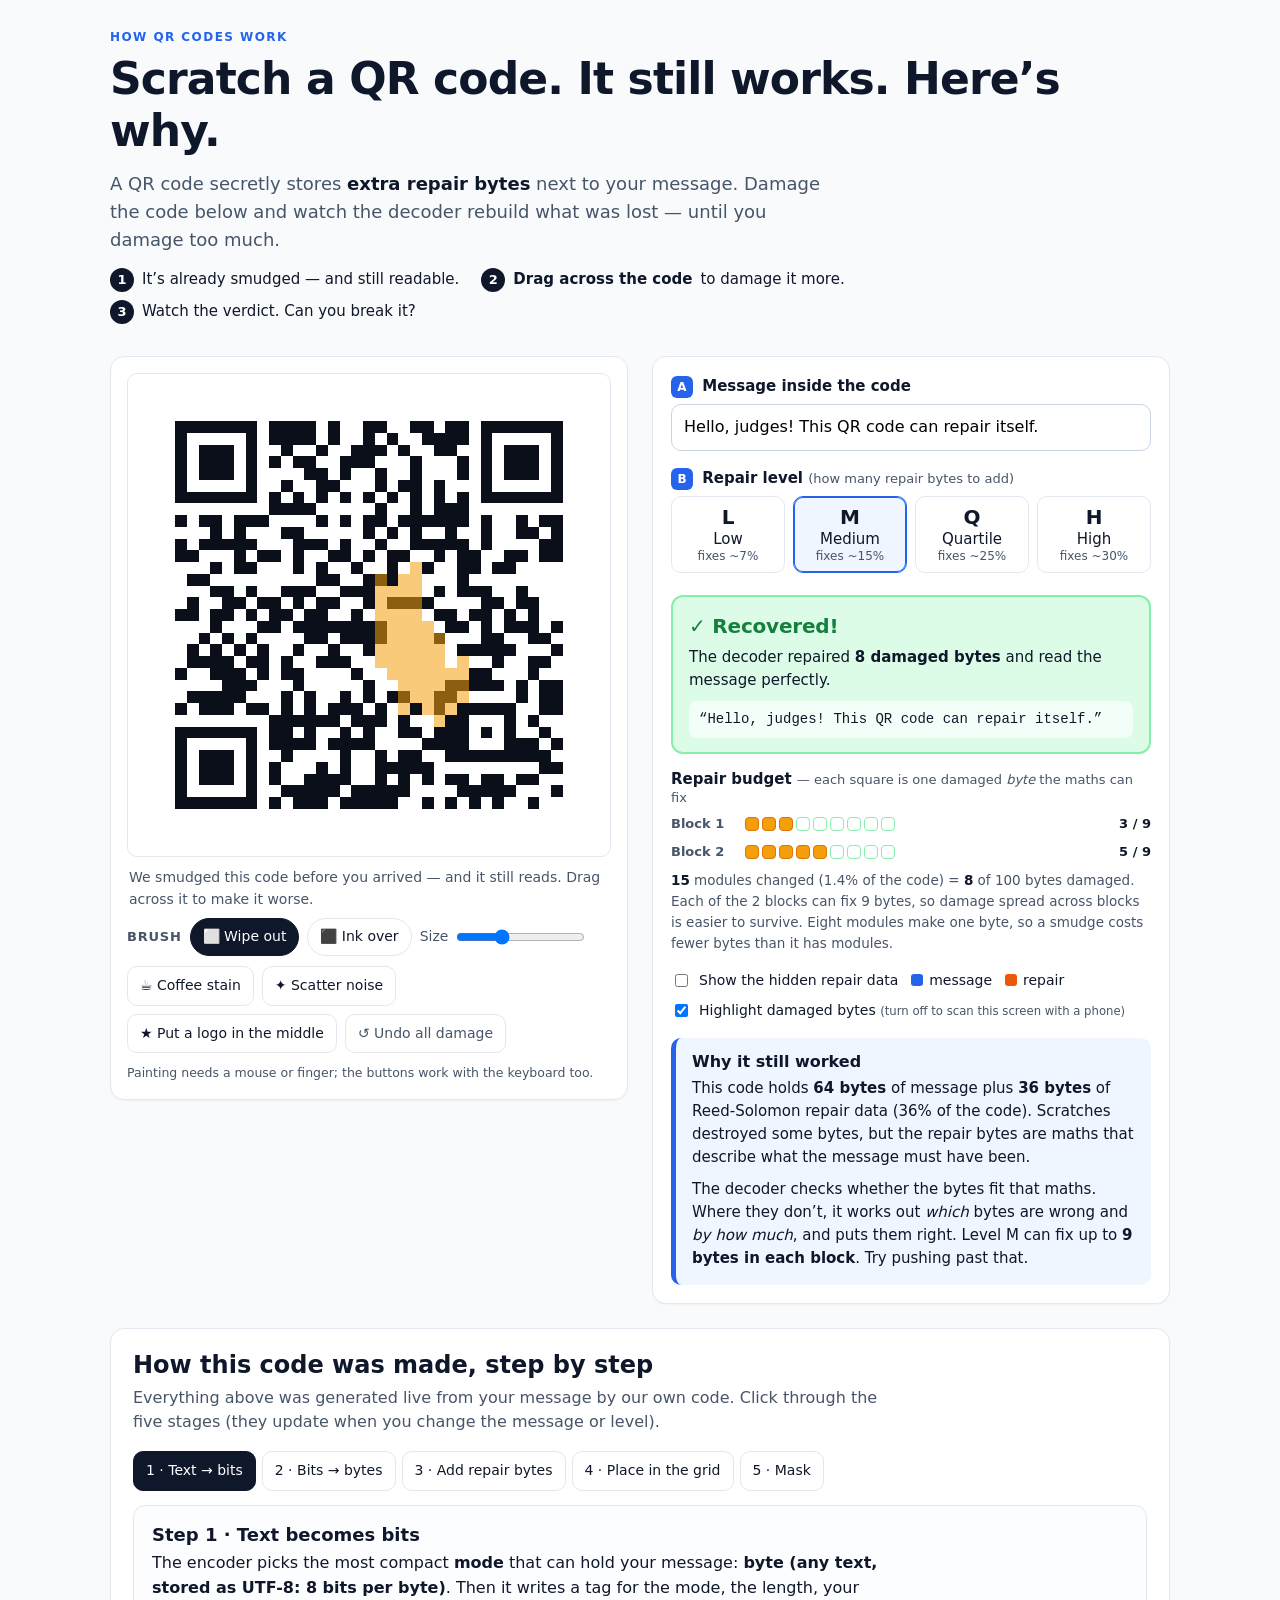
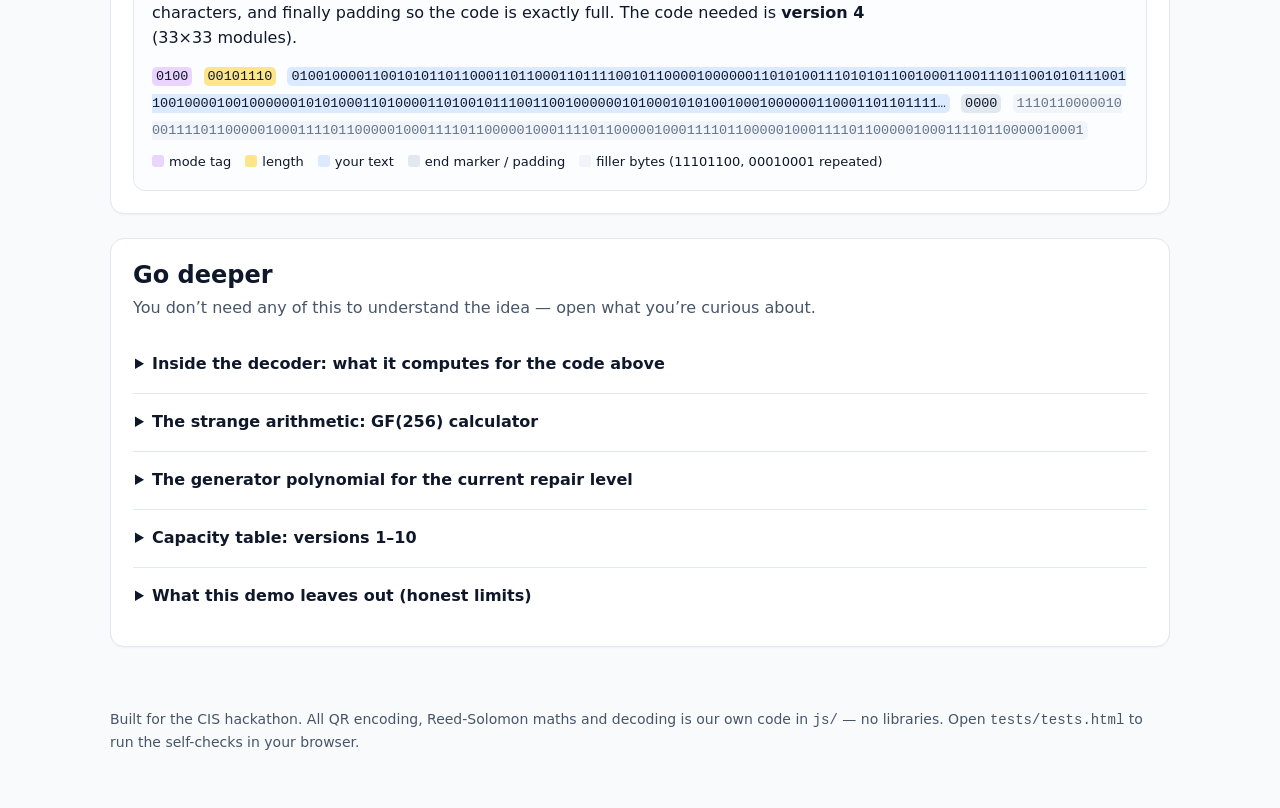
<file: index.html>
<!DOCTYPE html>
<!--
  index.html - the page structure.
  Every number you see on this page is computed in your browser by the
  JavaScript files in /js (no QR libraries, no internet needed).
  The scripts are loaded as classic <script> tags (not modules) so the page
  also works when you simply double-click this file.
-->
<html lang="en">
<head>
  <meta charset="utf-8">
  <meta name="viewport" content="width=device-width, initial-scale=1">
  <title>Why a scratched QR code still scans</title>
  <meta name="description" content="Damage a QR code and watch Reed-Solomon error correction rebuild the message. Interactive, runs entirely in your browser.">
  <link rel="stylesheet" href="style.css">
</head>
<body>

<header class="hero">
  <p class="eyebrow">How QR codes work</p>
  <h1>Scratch a QR code. It still works. Here&rsquo;s why.</h1>
  <p class="lede">
    A QR code secretly stores <strong>extra repair bytes</strong> next to your message.
    Damage the code below and watch the decoder rebuild what was lost &mdash;
    until you damage too much.
  </p>
  <ol class="quickstart" aria-label="How to use this page">
    <li><span>1</span> It&rsquo;s already smudged &mdash; and still readable. </li>
    <li><span>2</span> <strong>Drag across the code</strong> to damage it more.</li>
    <li><span>3</span> Watch the verdict. Can you break it?</li>
  </ol>
</header>

<main>

  <!-- ============ THE MAIN INTERACTIVE DEMO ============ -->
  <section class="demo" aria-labelledby="demo-h">
    <h2 id="demo-h" class="sr-only">Damage a QR code</h2>

    <div class="stage">
      <div class="canvas-wrap">
        <canvas id="qr" width="640" height="640" role="img" aria-label="QR code"></canvas>
      </div>
      <p id="caption" class="caption"></p>

      <div class="tools" role="group" aria-label="Damage tools">
        <div class="tool-row">
          <span class="tool-label">Brush</span>
          <label class="pill"><input type="radio" name="brush" value="erase" checked> <span>&#11036; Wipe out</span></label>
          <label class="pill"><input type="radio" name="brush" value="ink"> <span>&#11035; Ink over</span></label>
          <label class="size">Size
            <input type="range" id="radius" min="1" max="7" value="3" aria-label="Brush size">
          </label>
        </div>
        <div class="tool-row">
          <button type="button" id="btnStain">&#9749; Coffee stain</button>
          <button type="button" id="btnScatter">&#10022; Scatter noise</button>
          <button type="button" id="btnLogo">&#9733; Put a logo in the middle</button>
          <button type="button" id="btnReset" class="ghost">&#8634; Undo all damage</button>
        </div>
        <p class="tiny">Painting needs a mouse or finger; the buttons work with the keyboard too.</p>
      </div>
    </div>

    <div class="panel">
      <div class="field">
        <label for="text"><span class="step-n">A</span> Message inside the code</label>
        <input id="text" type="text" autocomplete="off" spellcheck="false" maxlength="400"
               value="Hello, judges! This QR code can repair itself.">
        <p id="error" class="error" role="alert" hidden></p>
      </div>

      <fieldset class="field levels">
        <legend><span class="step-n">B</span> Repair level <span class="hint-inline">(how many repair bytes to add)</span></legend>
        <label class="level"><input type="radio" name="level" value="L"> <span><b>L</b> Low<small>fixes ~7%</small></span></label>
        <label class="level"><input type="radio" name="level" value="M" checked> <span><b>M</b> Medium<small>fixes ~15%</small></span></label>
        <label class="level"><input type="radio" name="level" value="Q"> <span><b>Q</b> Quartile<small>fixes ~25%</small></span></label>
        <label class="level"><input type="radio" name="level" value="H"> <span><b>H</b> High<small>fixes ~30%</small></span></label>
      </fieldset>

      <div id="verdict" class="verdict" role="status" aria-live="polite"></div>

      <div class="field">
        <h3 class="mini-h">Repair budget <span class="hint-inline">&mdash; each square is one damaged <em>byte</em> the maths can fix</span></h3>
        <div id="meter" class="meter"></div>
        <p id="stats" class="stats"></p>
      </div>

      <div class="toggles">
        <label class="check"><input type="checkbox" id="showEc"> <span>Show the hidden repair data
          <i class="swatch sw-data"></i> message <i class="swatch sw-ec"></i> repair</span></label>
        <label class="check"><input type="checkbox" id="showDamage" checked> <span>Highlight damaged bytes <small>(turn off to scan this screen with a phone)</small></span></label>
      </div>

      <div id="learned" class="learned" hidden></div>
    </div>
  </section>

  <!-- ============ HOW IT'S MADE ============ -->
  <section class="how" aria-labelledby="how-h">
    <h2 id="how-h">How this code was made, step by step</h2>
    <p class="section-lede">Everything above was generated live from your message by our own code. Click through the five stages (they update when you change the message or level).</p>
    <div class="tabs" role="tablist" aria-label="Generation steps">
      <button role="tab" data-step="1" aria-selected="true">1 &middot; Text &rarr; bits</button>
      <button role="tab" data-step="2" aria-selected="false">2 &middot; Bits &rarr; bytes</button>
      <button role="tab" data-step="3" aria-selected="false">3 &middot; Add repair bytes</button>
      <button role="tab" data-step="4" aria-selected="false">4 &middot; Place in the grid</button>
      <button role="tab" data-step="5" aria-selected="false">5 &middot; Mask</button>
    </div>
    <div id="stepPanel" class="step-panel" role="tabpanel"></div>
  </section>

  <!-- ============ GO DEEPER ============ -->
  <section class="deeper" aria-labelledby="deep-h">
    <h2 id="deep-h">Go deeper</h2>
    <p class="section-lede">You don&rsquo;t need any of this to understand the idea &mdash; open what you&rsquo;re curious about.</p>

    <details>
      <summary>Inside the decoder: what it computes for the code above</summary>
      <div id="internals" class="detail-body"></div>
    </details>

    <details>
      <summary>The strange arithmetic: GF(256) calculator</summary>
      <div class="detail-body">
        <p>Reed-Solomon works on bytes, but needs adding, multiplying and dividing bytes to always give a byte. In GF(256), <b>adding is XOR</b>, and <b>multiplying adds logarithms</b> (using a table built from repeatedly doubling and reducing by 0x11D). Try it:</p>
        <div class="calc">
          <label>a <input id="gfA" type="number" min="0" max="255" value="87"></label>
          <label>b <input id="gfB" type="number" min="0" max="255" value="131"></label>
        </div>
        <pre id="gfOut" class="mono-box"></pre>
      </div>
    </details>

    <details>
      <summary>The generator polynomial for the current repair level</summary>
      <div class="detail-body">
        <p>The repair bytes are chosen so the whole block is divisible by this polynomial (its roots are &alpha;<sup>0</sup>, &alpha;<sup>1</sup>, &hellip;). Coefficients are shown as powers of &alpha; (the number 2 in GF(256)).</p>
        <pre id="genPoly" class="mono-box"></pre>
      </div>
    </details>

    <details>
      <summary>Capacity table: versions 1&ndash;10</summary>
      <div class="detail-body">
        <p>Characters you can store in byte mode (plain text / URLs). Higher repair levels hold less message, because more of the code is repair data.</p>
        <div class="table-wrap"><table id="capTable"></table></div>
      </div>
    </details>

    <details>
      <summary>What this demo leaves out (honest limits)</summary>
      <div class="detail-body">
        <ul>
          <li><b>Finding the code in a photo.</b> A phone camera must locate the three corner squares, straighten the picture and turn pixels into a grid. Our decoder starts from the grid, because the repair step is the part we are explaining. (This is also why damaging a corner square would stop a real phone sooner than it stops this decoder.)</li>
          <li><b>Versions 1&ndash;10 only</b> (21&times;21 to 57&times;57 modules), and only the numeric, alphanumeric and byte modes. Kanji, structured-append and Micro QR are not included.</li>
          <li><b>Real scanners can try extra tricks</b> (for example &ldquo;erasure decoding&rdquo; when they know which bytes are unreadable), so a phone may read some codes this decoder gives up on, or the other way round.</li>
        </ul>
      </div>
    </details>
  </section>

</main>

<footer>
  <p>Built for the CIS hackathon. All QR encoding, Reed-Solomon maths and decoding is our own code in <code>js/</code> &mdash; no libraries. Open <code>tests/tests.html</code> to run the self-checks in your browser.</p>
</footer>

<!-- Load order matters: each file uses the ones above it. -->
<script src="js/gf256.js"></script>
<script src="js/reedsolomon.js"></script>
<script src="js/tables.js"></script>
<script src="js/layout.js"></script>
<script src="js/encoder.js"></script>
<script src="js/decoder.js"></script>
<script src="js/ui.js"></script>
</body>
</html>
</file>
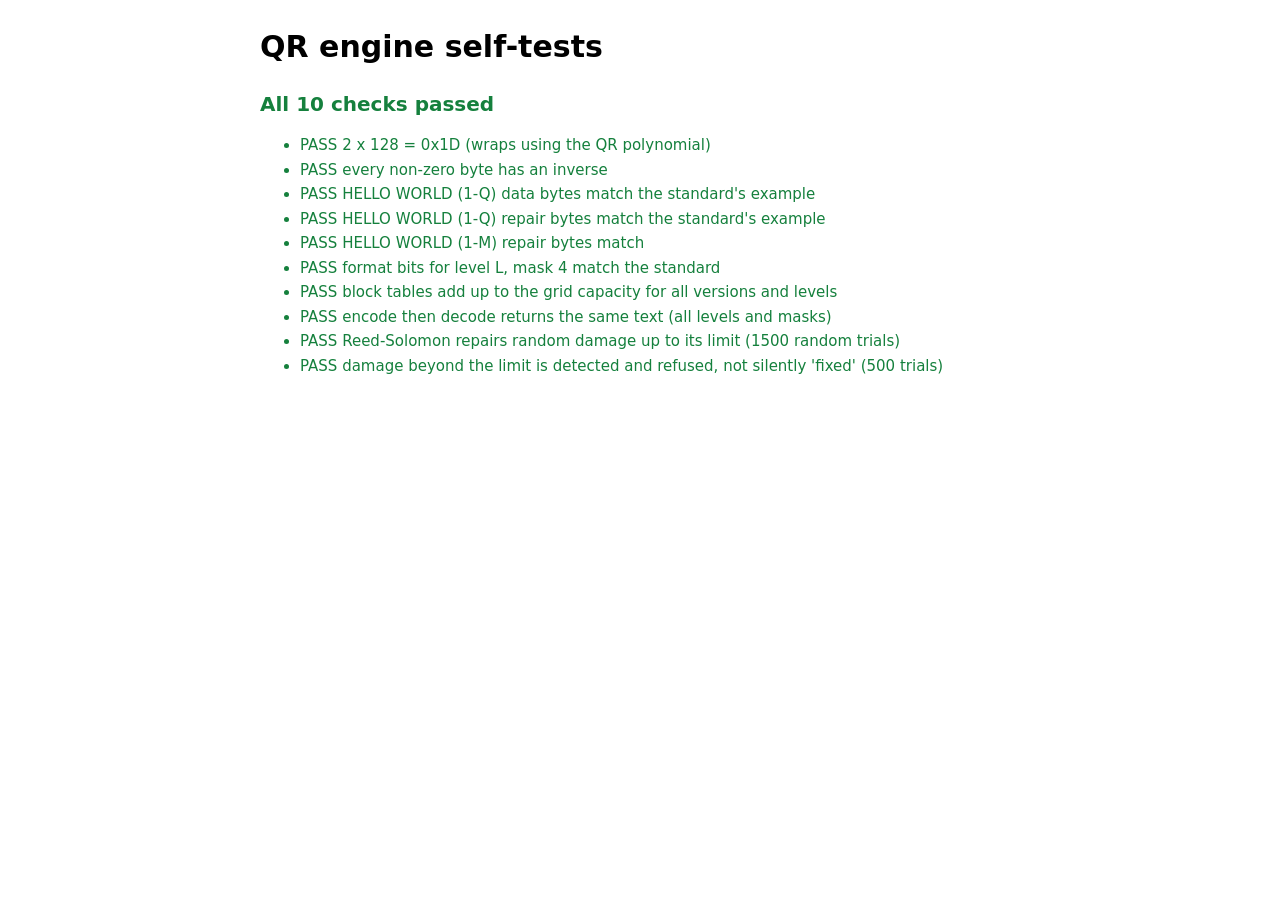
<file: tests/tests.html>
<!DOCTYPE html>
<!-- Open this page in a browser: it runs the self-checks for the QR engine and shows PASS/FAIL. -->
<html lang="en">
<head>
  <meta charset="utf-8">
  <title>QR engine self-tests</title>
  <style>
    body { font: 15px/1.5 system-ui, sans-serif; max-width: 760px; margin: 24px auto; padding: 0 16px; }
    .pass { color: #15803d; } .fail { color: #b91c1c; font-weight: 700; }
    #summary { font-size: 20px; font-weight: 800; margin: 12px 0; }
    li { margin: 2px 0; }
  </style>
</head>
<body>
<h1>QR engine self-tests</h1>
<div id="summary">Running&hellip;</div>
<ul id="results"></ul>

<script src="../js/gf256.js"></script>
<script src="../js/reedsolomon.js"></script>
<script src="../js/tables.js"></script>
<script src="../js/layout.js"></script>
<script src="../js/encoder.js"></script>
<script src="../js/decoder.js"></script>
<script>
(function () {
  const QR = window.QR;
  const list = document.getElementById("results");
  let pass = 0, fail = 0;
  const eq = (a, b) => JSON.stringify(a) === JSON.stringify(b);
  function check(name, ok, extra) {
    const li = document.createElement("li");
    li.className = ok ? "pass" : "fail";
    li.textContent = (ok ? "PASS  " : "FAIL  ") + name + (!ok && extra ? "  (" + extra + ")" : "");
    list.appendChild(li);
    ok ? pass++ : fail++;
  }
  const rnd = (n) => Math.floor(Math.random() * n);

  // GF(256)
  check("2 x 128 = 0x1D (wraps using the QR polynomial)", QR.GF.mul(2, 128) === 0x1d);
  let inv = true; for (let a = 1; a < 256; a++) if (QR.GF.mul(a, QR.GF.inv(a)) !== 1) inv = false;
  check("every non-zero byte has an inverse", inv);

  // Official worked example: HELLO WORLD
  let e = QR.Encoder.encode("HELLO WORLD", "Q");
  check("HELLO WORLD (1-Q) data bytes match the standard's example", eq(e.dataCodewords, [32,91,11,120,209,114,220,77,67,64,236,17,236]));
  check("HELLO WORLD (1-Q) repair bytes match the standard's example", eq(e.blocks[0].ec, [168,72,22,82,217,54,156,0,46,15,180,122,16]));
  e = QR.Encoder.encode("HELLO WORLD", "M");
  check("HELLO WORLD (1-M) repair bytes match", eq(e.blocks[0].ec, [196,35,39,119,235,215,231,226,93,23]));
  check("format bits for level L, mask 4 match the standard", QR.Layout.formatWord("L", 4) === 0b110011000101111);

  // Capacity tables are consistent with the grid geometry
  let tablesOk = true;
  for (let v = 1; v <= QR.Tables.MAX_VERSION; v++) {
    const tpl = QR.Layout.functionTemplate(v);
    const pos = QR.Layout.dataPositions(v, tpl.isFunction);
    for (const l of QR.Tables.LEVELS) if (QR.Tables.blockSpec(v, l).totalCw !== Math.floor(pos.length / 8)) tablesOk = false;
  }
  check("block tables add up to the grid capacity for all versions and levels", tablesOk);

  // Round trips
  const texts = ["a", "Hello, world!", "https://example.com/a?b=c", "0123456789", "HELLO WORLD 123", "Ünï ✓ 日本語 🙂", "x".repeat(120)];
  let rt = true, rtMsg = "";
  for (const t of texts) for (const l of QR.Tables.LEVELS) for (const m of [undefined, 2, 5]) {
    let enc; try { enc = QR.Encoder.encode(t, l, { mask: m }); } catch (x) { continue; }
    const d = QR.Decoder.decode(enc.modules);
    if (!(d.ok && d.text === t)) { rt = false; rtMsg = t.slice(0, 10) + " " + l + " m" + m; }
  }
  check("encode then decode returns the same text (all levels and masks)", rt, rtMsg);

  // Reed-Solomon fuzz
  let bad = 0;
  for (let i = 0; i < 1500; i++) {
    const ecLen = [7, 10, 13, 18, 22, 28][rnd(6)], len = 10 + rnd(90);
    const data = Array.from({ length: len }, () => rnd(256));
    const block = data.concat(QR.RS.encode(data, ecLen));
    const nErr = rnd(Math.floor(ecLen / 2) + 1), broken = block.slice(), used = new Set();
    while (used.size < nErr) used.add(rnd(block.length));
    for (const k of used) broken[k] ^= 1 + rnd(255);
    const r = QR.RS.decode(broken, ecLen);
    if (!r.ok || !eq(r.corrected, block)) bad++;
  }
  check("Reed-Solomon repairs random damage up to its limit (1500 random trials)", bad === 0, bad + " failures");

  let detected = 0;
  for (let i = 0; i < 500; i++) {
    const data = Array.from({ length: 30 }, () => rnd(256));
    const block = data.concat(QR.RS.encode(data, 10)), broken = block.slice(), used = new Set();
    while (used.size < 8) used.add(rnd(block.length));
    for (const k of used) broken[k] ^= 1 + rnd(255);
    if (!QR.RS.decode(broken, 10).ok) detected++;
  }
  check("damage beyond the limit is detected and refused, not silently 'fixed' (500 trials)", detected >= 480, detected + "/500 detected");

  document.getElementById("summary").textContent = fail === 0 ? "All " + pass + " checks passed" : fail + " failed, " + pass + " passed";
  document.getElementById("summary").className = fail === 0 ? "pass" : "fail";
})();
</script>
</body>
</html>
</file>
<file: style.css>
/* =====================================================================
   style.css - how the page looks.
   Colour code used everywhere on the page:
     blue   = message bytes      orange = repair bytes
     green  = good / recovered   amber  = damaged but fixable   red = too damaged
   ===================================================================== */
:root {
  --ink: #0f172a;
  --muted: #475569;
  --line: #e2e8f0;
  --bg: #f8fafc;
  --card: #ffffff;
  --accent: #2563eb;
  --data: #2563eb;
  --data-soft: #dbeafe;
  --ec: #ea580c;
  --ec-soft: #ffedd5;
  --good: #15803d;
  --good-soft: #dcfce7;
  --warn: #b45309;
  --warn-soft: #fef3c7;
  --bad: #b91c1c;
  --bad-soft: #fee2e2;
  --radius: 14px;
  --mono: ui-monospace, SFMono-Regular, Menlo, Consolas, "Liberation Mono", monospace;
}

* { box-sizing: border-box; }
html { -webkit-text-size-adjust: 100%; }
body {
  margin: 0; background: var(--bg); color: var(--ink);
  font: 16px/1.55 system-ui, -apple-system, "Segoe UI", Roboto, "Helvetica Neue", Arial, sans-serif;
}
h1, h2, h3 { line-height: 1.2; margin: 0; }
code, pre, .mono { font-family: var(--mono); }
.sr-only { position: absolute; width: 1px; height: 1px; overflow: hidden; clip: rect(0 0 0 0); white-space: nowrap; }

/* ---------- hero ---------- */
.hero { max-width: 1100px; margin: 0 auto; padding: 28px 20px 8px; }
.eyebrow { margin: 0 0 6px; text-transform: uppercase; letter-spacing: .12em; font-size: 12px; font-weight: 700; color: var(--accent); }
.hero h1 { font-size: clamp(28px, 5vw, 44px); letter-spacing: -.02em; }
.lede { max-width: 720px; font-size: 18px; color: var(--muted); margin: 12px 0 14px; }
.lede strong { color: var(--ink); }
.quickstart { list-style: none; padding: 0; margin: 0; display: flex; flex-wrap: wrap; gap: 8px 22px; }
.quickstart li { display: flex; align-items: center; gap: 8px; font-size: 15px; }
.quickstart li span {
  display: inline-grid; place-items: center; width: 24px; height: 24px; border-radius: 50%;
  background: var(--ink); color: #fff; font-size: 13px; font-weight: 700;
}

/* ---------- layout ---------- */
main { max-width: 1100px; margin: 0 auto; padding: 8px 20px 48px; }
.demo {
  display: grid; grid-template-columns: minmax(280px, 1fr) minmax(300px, 1fr); gap: 24px; align-items: start;
  margin-top: 16px;
}
@media (max-width: 860px) { .demo { grid-template-columns: 1fr; } }

.stage, .panel, .how, .deeper {
  background: var(--card); border: 1px solid var(--line); border-radius: var(--radius);
  box-shadow: 0 1px 2px rgba(15, 23, 42, .04);
}
.stage { padding: 16px; position: sticky; top: 12px; }
@media (max-width: 860px) { .stage { position: static; } }
.panel { padding: 18px; display: grid; gap: 16px; }
.how, .deeper { margin-top: 24px; padding: 22px; }
.how h2, .deeper h2 { font-size: 24px; }
.section-lede { color: var(--muted); margin: 6px 0 16px; max-width: 760px; }

/* ---------- the QR canvas ---------- */
.canvas-wrap { background: #fff; border-radius: 10px; border: 1px solid var(--line); padding: 0; }
#qr {
  display: block; width: 100%; height: auto; aspect-ratio: 1 / 1; image-rendering: pixelated;
  touch-action: none; cursor: crosshair; border-radius: 10px;
}
.caption { margin: 10px 2px 4px; color: var(--muted); font-size: 14px; min-height: 22px; }

/* ---------- tools ---------- */
.tools { display: grid; gap: 10px; margin-top: 8px; }
.tool-row { display: flex; flex-wrap: wrap; align-items: center; gap: 8px; }
.tool-label { font-size: 13px; font-weight: 700; color: var(--muted); text-transform: uppercase; letter-spacing: .06em; }
button {
  font: inherit; font-size: 14px; padding: 8px 12px; border-radius: 10px; border: 1px solid var(--line);
  background: #fff; color: var(--ink); cursor: pointer;
}
button:hover { border-color: #94a3b8; background: #f1f5f9; }
button.ghost { color: var(--muted); }
:focus-visible { outline: 3px solid #93c5fd; outline-offset: 2px; }
.pill input { position: absolute; opacity: 0; }
.pill span { display: inline-block; padding: 7px 12px; border: 1px solid var(--line); border-radius: 999px; font-size: 14px; cursor: pointer; background: #fff; }
.pill input:checked + span { background: var(--ink); color: #fff; border-color: var(--ink); }
.pill input:focus-visible + span { outline: 3px solid #93c5fd; outline-offset: 2px; }
.size { display: inline-flex; align-items: center; gap: 6px; font-size: 14px; color: var(--muted); }
.tiny { margin: 0; font-size: 12.5px; color: var(--muted); }

/* ---------- panel controls ---------- */
.field { border: 0; padding: 0; margin: 0; min-width: 0; }
.field label, .field legend { font-weight: 700; font-size: 15px; display: block; margin-bottom: 6px; padding: 0; }
.step-n {
  display: inline-grid; place-items: center; width: 22px; height: 22px; border-radius: 6px;
  background: var(--accent); color: #fff; font-size: 12px; margin-right: 4px;
}
.hint-inline { font-weight: 400; color: var(--muted); font-size: 13px; }
#text {
  width: 100%; font: inherit; padding: 10px 12px; border: 1px solid #cbd5e1; border-radius: 10px; background: #fff;
}
#text:focus { outline: 3px solid #93c5fd; border-color: var(--accent); }
.error { margin: 8px 0 0; color: var(--bad); font-size: 14px; }
.levels { display: grid; grid-template-columns: repeat(4, 1fr); gap: 8px; }
.levels legend { grid-column: 1 / -1; }
.level input { position: absolute; opacity: 0; }
.level span {
  display: block; text-align: center; border: 1px solid var(--line); border-radius: 10px; padding: 8px 4px; cursor: pointer;
  font-weight: 400; background: #fff; line-height: 1.25;
}
.level span b { display: block; font-size: 20px; }
.level span small { display: block; color: var(--muted); font-size: 12px; }
.level input:checked + span { border-color: var(--accent); background: #eff6ff; box-shadow: inset 0 0 0 1px var(--accent); }
.level input:focus-visible + span { outline: 3px solid #93c5fd; outline-offset: 2px; }
@media (max-width: 420px) { .levels { grid-template-columns: repeat(2, 1fr); } }

/* ---------- verdict ---------- */
.verdict { border-radius: 12px; padding: 14px 16px; border: 2px solid var(--line); background: #fff; min-height: 84px; }
.verdict .big { font-size: 20px; font-weight: 800; letter-spacing: -.01em; margin: 0 0 4px; }
.verdict p { margin: 0; font-size: 15px; }
.verdict .decoded { margin-top: 8px; padding: 8px 10px; border-radius: 8px; background: rgba(255, 255, 255, .7); font-family: var(--mono); font-size: 14px; word-break: break-word; }
.verdict.good { background: var(--good-soft); border-color: #86efac; }
.verdict.good .big { color: var(--good); }
.verdict.warn { background: var(--warn-soft); border-color: #fcd34d; }
.verdict.warn .big { color: var(--warn); }
.verdict.bad { background: var(--bad-soft); border-color: #fca5a5; }
.verdict.bad .big { color: var(--bad); }

/* ---------- meter ---------- */
.mini-h { font-size: 15px; margin-bottom: 8px; }
.meter { display: grid; gap: 8px; }
.meter-row { display: grid; grid-template-columns: 64px 1fr auto; align-items: center; gap: 10px; font-size: 13px; }
.meter-row .name { color: var(--muted); font-weight: 600; }
.slots { display: flex; flex-wrap: wrap; gap: 3px; }
.slot { width: 14px; height: 14px; border-radius: 4px; border: 1.5px solid #86efac; background: #fff; }
.slot.used { background: #f59e0b; border-color: #d97706; }
.slot.over { background: #dc2626; border-color: #991b1b; }
.meter-row .count { font-variant-numeric: tabular-nums; font-weight: 700; white-space: nowrap; }
.meter-row .count.over { color: var(--bad); }
.stats { margin: 8px 0 0; font-size: 13.5px; color: var(--muted); }
.stats b { color: var(--ink); }

/* ---------- toggles ---------- */
.toggles { display: grid; gap: 8px; }
.check { display: flex; gap: 8px; align-items: flex-start; font-size: 14px; cursor: pointer; }
.check input { margin-top: 4px; }
.check small { color: var(--muted); }
.swatch { display: inline-block; width: 12px; height: 12px; border-radius: 3px; margin: 0 2px 0 8px; vertical-align: -1px; }
.sw-data { background: var(--data); }
.sw-ec { background: var(--ec); }

/* ---------- "why it worked" card ---------- */
.learned { border-left: 5px solid var(--accent); background: #eff6ff; border-radius: 10px; padding: 14px 16px; font-size: 15px; }
.learned h3 { font-size: 16px; margin-bottom: 6px; }
.learned p { margin: 0 0 8px; }
.learned p:last-child { margin-bottom: 0; }

/* ---------- tabs and steps ---------- */
.tabs { display: flex; flex-wrap: wrap; gap: 6px; margin-bottom: 14px; }
.tabs button[aria-selected="true"] { background: var(--ink); color: #fff; border-color: var(--ink); }
.step-panel { border: 1px solid var(--line); border-radius: 12px; padding: 18px; background: #fcfdff; }
.step-panel h3 { font-size: 18px; margin-bottom: 6px; }
.step-panel p { margin: 6px 0 12px; max-width: 760px; }
.bits { font-family: var(--mono); font-size: 13.5px; line-height: 2; word-break: break-all; }
.seg { padding: 2px 4px; border-radius: 5px; margin-right: 3px; }
.seg-mode { background: #e9d5ff; }
.seg-count { background: #fde68a; }
.seg-data { background: var(--data-soft); }
.seg-terminator, .seg-padbits { background: #e2e8f0; }
.seg-padbytes { background: #f1f5f9; color: #64748b; }
.legend { display: flex; flex-wrap: wrap; gap: 8px 14px; font-size: 13px; margin: 8px 0 0; }
.legend span::before { content: ""; display: inline-block; width: 12px; height: 12px; border-radius: 3px; margin-right: 5px; vertical-align: -1px; background: var(--c); }
.chips { display: flex; flex-wrap: wrap; gap: 4px; font-family: var(--mono); font-size: 13px; }
.chip { padding: 3px 6px; border-radius: 6px; background: var(--data-soft); border: 1px solid #bfdbfe; }
.chip.ec { background: var(--ec-soft); border-color: #fed7aa; }
.chip.pad { background: #f1f5f9; border-color: var(--line); color: #64748b; }
.chip.b0 { background: #dbeafe; } .chip.b1 { background: #dcfce7; } .chip.b2 { background: #fef9c3; } .chip.b3 { background: #fae8ff; }
.chip.b4 { background: #cffafe; } .chip.b5 { background: #fee2e2; } .chip.b6 { background: #e0e7ff; } .chip.b7 { background: #ffedd5; }
.block-row { margin: 10px 0; }
.block-row h4 { margin: 0 0 6px; font-size: 14px; }
.place-wrap { display: grid; grid-template-columns: minmax(220px, 340px) 1fr; gap: 20px; align-items: start; }
@media (max-width: 700px) { .place-wrap { grid-template-columns: 1fr; } }
.place-wrap canvas { width: 100%; aspect-ratio: 1 / 1; height: auto; border: 1px solid var(--line); border-radius: 8px; image-rendering: pixelated; background: #fff; }
.slider-row { display: flex; align-items: center; gap: 10px; margin: 10px 0; }
.slider-row input[type="range"] { flex: 1; }
.masks { display: grid; grid-template-columns: repeat(auto-fill, minmax(110px, 1fr)); gap: 12px; margin-top: 10px; }
.mask-card { border: 2px solid var(--line); border-radius: 10px; padding: 6px; background: #fff; text-align: center; font-size: 12.5px; cursor: pointer; }
.mask-card canvas { width: 100%; height: auto; aspect-ratio: 1 / 1; image-rendering: pixelated; display: block; border-radius: 4px; }
.mask-card.chosen { border-color: var(--good); background: var(--good-soft); }
.mask-card:hover { border-color: #94a3b8; }
.mask-card .tag { display: block; font-weight: 700; margin-top: 4px; }

/* ---------- go deeper ---------- */
details { border-top: 1px solid var(--line); padding: 4px 0; }
details:first-of-type { border-top: 0; }
summary { cursor: pointer; padding: 12px 2px; font-weight: 700; }
.detail-body { padding: 0 2px 16px; max-width: 860px; }
.mono-box { background: #0f172a; color: #e2e8f0; padding: 12px 14px; border-radius: 10px; overflow-x: auto; font-size: 13px; line-height: 1.6; white-space: pre-wrap; word-break: break-word; }
.calc { display: flex; gap: 14px; margin: 10px 0; }
.calc input { width: 90px; font: inherit; padding: 6px 8px; border: 1px solid #cbd5e1; border-radius: 8px; }
.table-wrap { overflow-x: auto; }
table { border-collapse: collapse; font-size: 14px; min-width: 520px; }
th, td { border: 1px solid var(--line); padding: 6px 10px; text-align: center; }
th { background: #f1f5f9; }
.internal-block { border: 1px solid var(--line); border-radius: 10px; padding: 12px; margin: 10px 0; background: #fcfdff; }
.internal-block h4 { margin: 0 0 6px; }
.internal-block p { margin: 4px 0; font-size: 14px; }
footer { max-width: 1100px; margin: 0 auto; padding: 0 20px 40px; color: var(--muted); font-size: 14px; }
</file>
